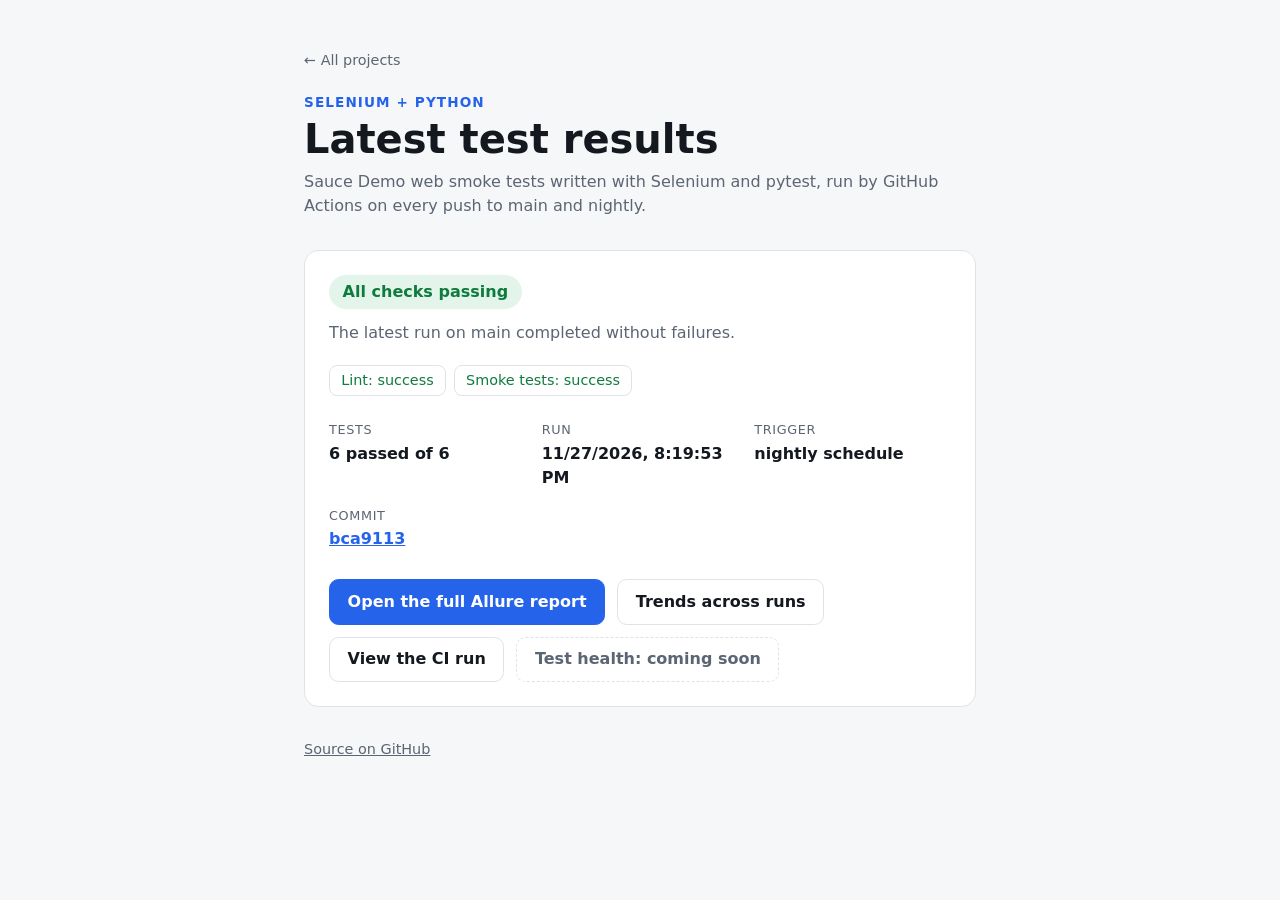
<file: index.html>
<!doctype html>
<html lang="en">
	<head>
		<meta charset="utf-8" />
		<meta name="viewport" content="width=device-width, initial-scale=1" />
		<title>Selenium + Python: Latest Results</title>
		<meta name="description" content="Latest CI results for a Selenium and Python (pytest) test automation project." />
		<link rel="stylesheet" href="style.css" />
	</head>
	<body>
		<main>
			<header>
				<a class="back" href="https://yeshallbeasgods.github.io/">← All projects</a>
				<p class="eyebrow">Selenium + Python</p>
				<h1>Latest test results</h1>
				<p class="lede">
					Sauce Demo web smoke tests written with Selenium and pytest, run by GitHub Actions on every push
					to main and nightly.
				</p>
			</header>

			<section class="card" id="status-card" aria-live="polite">
				<p id="status-chip" class="chip chip-unknown">Loading…</p>
				<p id="status-detail" class="detail"></p>

				<ul id="layers" class="layers" hidden></ul>

				<dl id="facts" class="facts" hidden>
					<div>
						<dt>Tests</dt>
						<dd id="fact-tests"></dd>
					</div>
					<div>
						<dt>Run</dt>
						<dd id="fact-date"></dd>
					</div>
					<div>
						<dt>Trigger</dt>
						<dd id="fact-trigger"></dd>
					</div>
					<div>
						<dt>Commit</dt>
						<dd><a id="fact-commit" rel="noopener"></a></dd>
					</div>
				</dl>

				<div class="actions">
					<a class="button primary" id="link-report" href="report/awesome/">Open the full Allure report</a>
					<a class="button" id="link-trends" hidden>Trends across runs</a>
					<a class="button" id="link-run" rel="noopener" hidden>View the CI run</a>
					<span class="button disabled" aria-disabled="true">Test health: coming soon</span>
				</div>
			</section>

			<footer>
				<a href="https://github.com/yeshallbeasgods/ephemeral-blazing-berserker" rel="noopener"
					>Source on GitHub</a
				>
			</footer>
		</main>
		<script src="app.js"></script>
	</body>
</html>
</file>
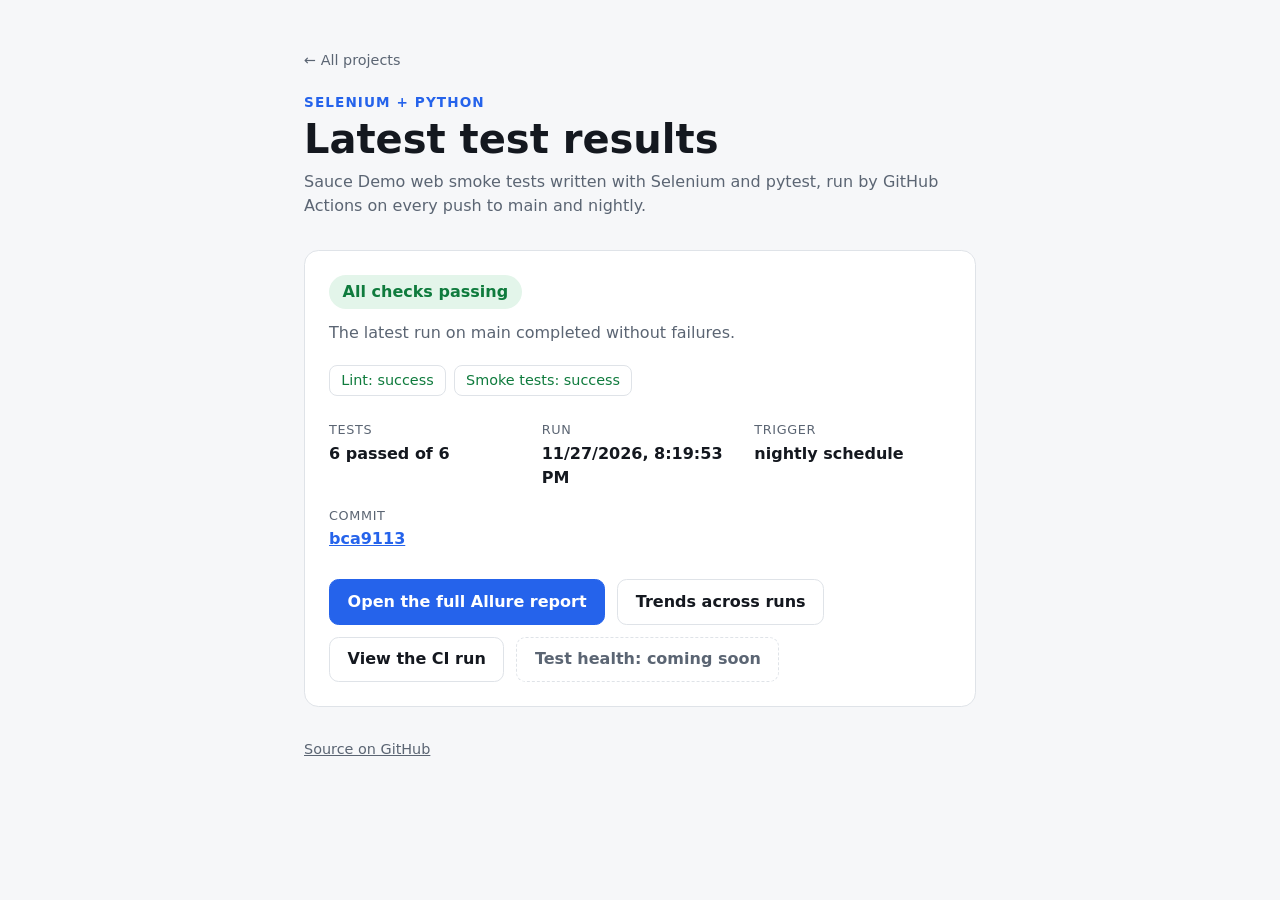
<file: report/index.html>
<!doctype html>
<html lang="en">
	<head>
		<meta charset="utf-8" />
		<meta http-equiv="refresh" content="0; url=../" />
		<link rel="canonical" href="../" />
		<title>Back to the project overview</title>
	</head>
	<body>
		<!-- Allure's "Back to overview" link points here. Send it to the project's landing page. -->
		<a href="../">Back to the project overview</a>
	</body>
</html>
</file>
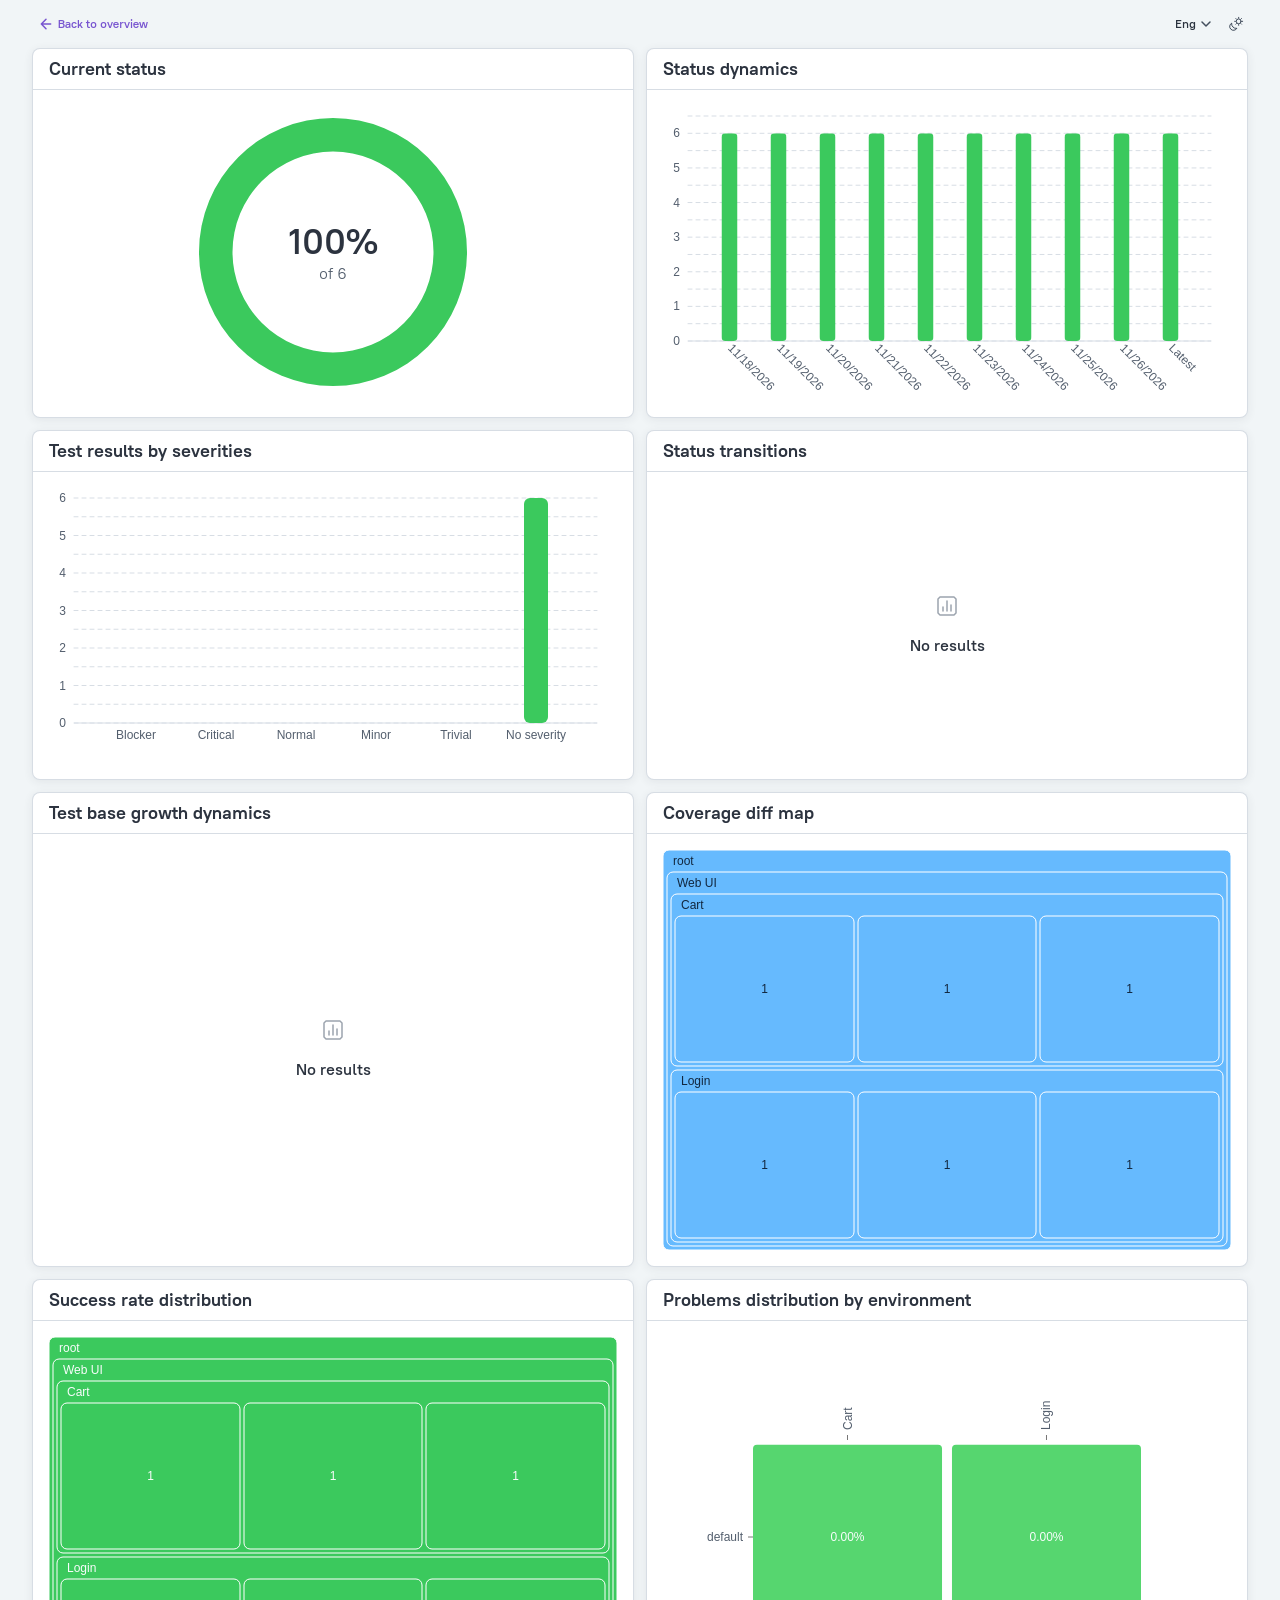
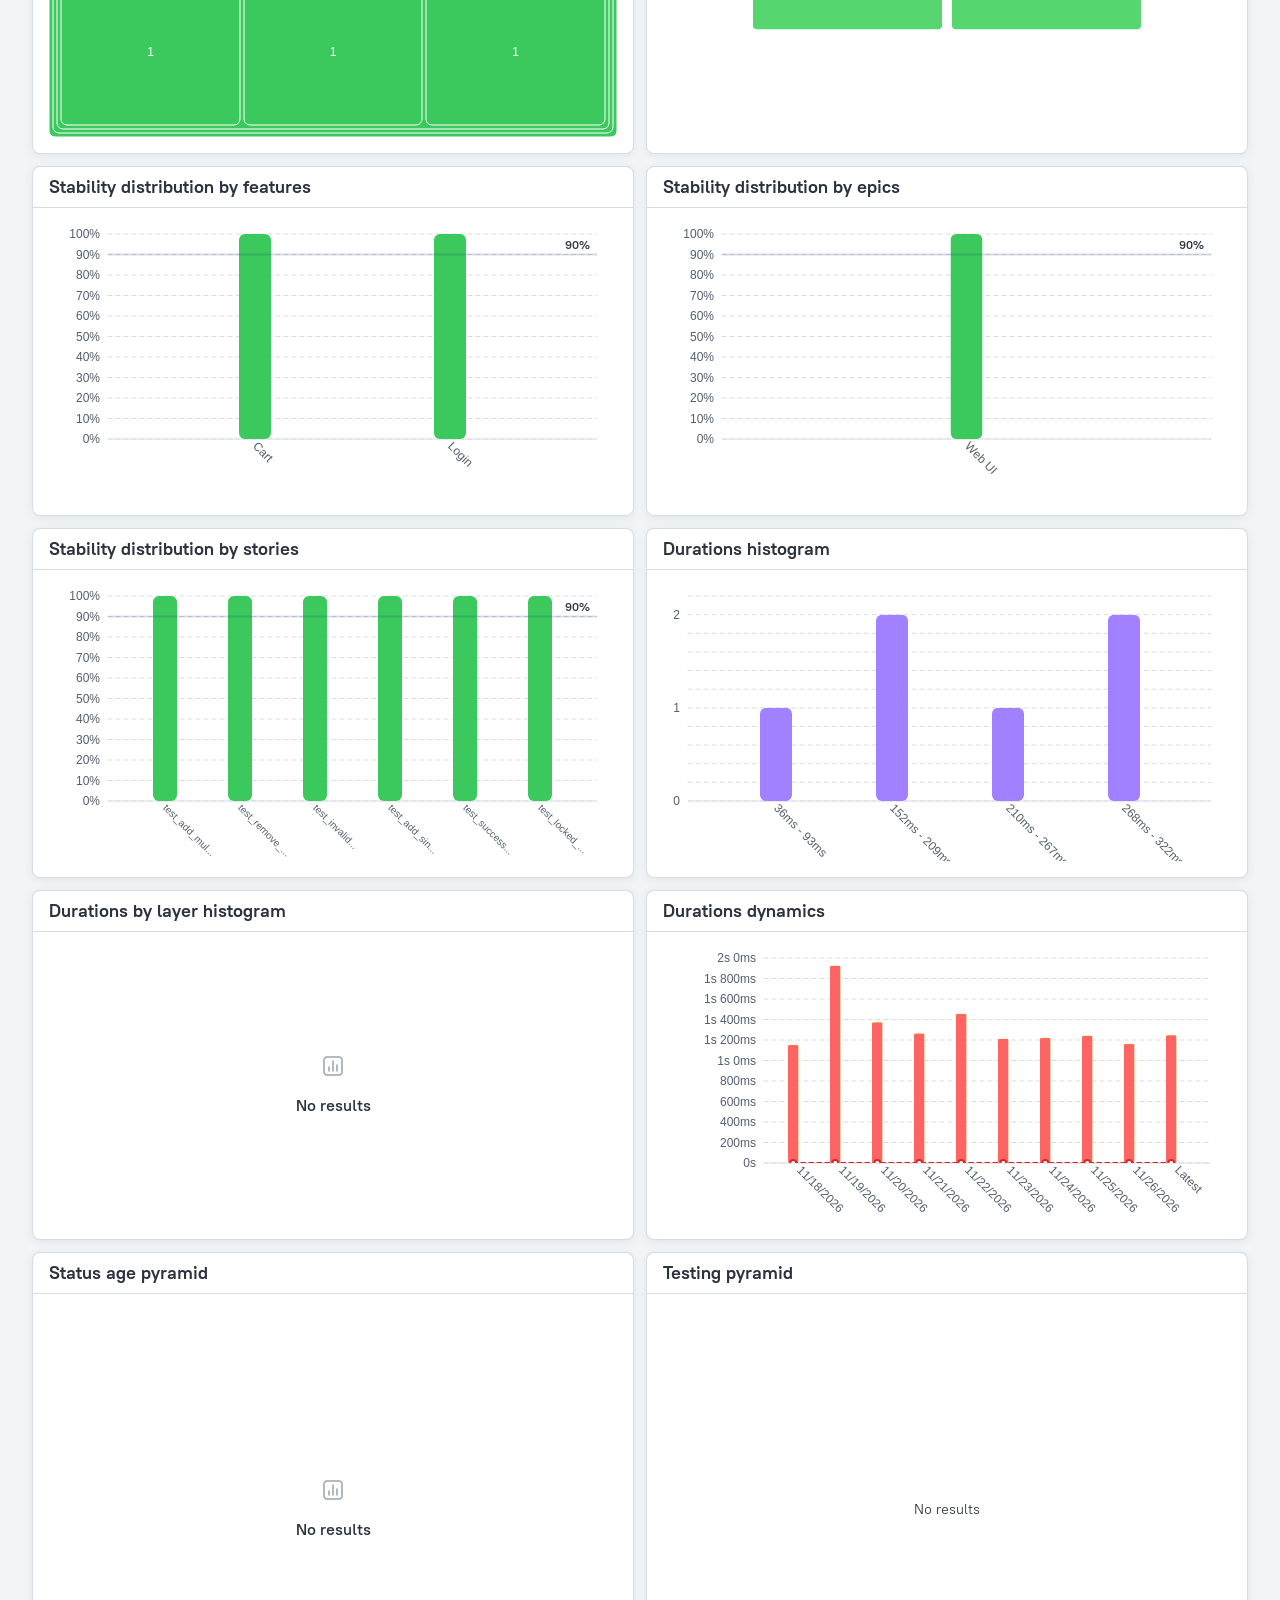
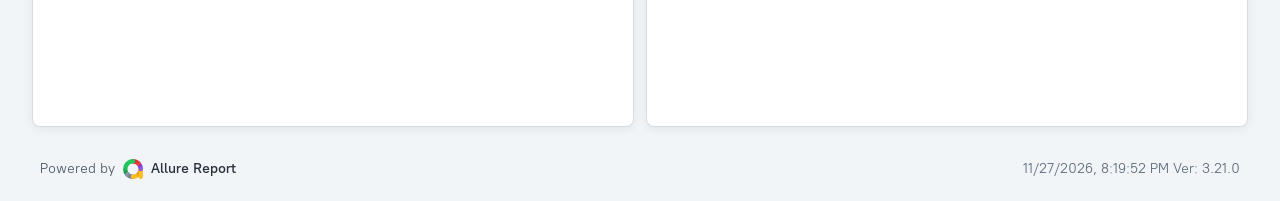
<file: report/dashboard/index.html>
<!DOCTYPE html>
<html dir="ltr" lang="en">
<head>
    <meta charset="utf-8">
    <title> Selenium + Python: Sauce Demo </title>
    <link rel="icon" href="favicon.ico">
    
    <script>
      window.allureReportOptions = {"reportName":"Selenium + Python: Sauce Demo","logo":"","theme":"light","reportLanguage":"en","createdAt":1795810792511,"reportUuid":"cadc11a0-298e-4466-9bb1-63a927bb1d64","allureVersion":"3.21.0","overviewHref":"../index.html"}
    </script>
</head>
<body>
    <div id="app"></div>
    
    <script>
      const { origin, pathname } = window.location; 
      const url = new URL(pathname, origin);
      const baseEl = document.createElement("base");
      
      baseEl.href = url.toString();
      
      window.document.head.appendChild(baseEl);
    </script>
  
    <script>
      window.allure = window.allure || {};
    </script>
    <script   src="app-cf33f3d7bb0e409dfd2f.js"></script>
    <script async src="https://www.googletagmanager.com/gtag/js?id=G-LNDJ3J7WT0"></script>
    <script>
        window.dataLayer = window.dataLayer || [];
        function gtag(){dataLayer.push(arguments);}
        gtag('js', new Date());
        gtag('config', 'G-LNDJ3J7WT0', {
          "report": "dashboard",
          "allureVersion": "3.21.0",
          "reportUuid": "cadc11a0-298e-4466-9bb1-63a927bb1d64",
          "single_file": ""
        });
    </script>
    
      <script async>
        window.allureReportDataReady = true;
      </script>
    
</body>
</html>
</file>
<file: style.css>
:root {
	--bg: #f6f7f9;
	--surface: #ffffff;
	--text: #14181f;
	--muted: #5b6573;
	--border: #dfe3e8;
	--accent: #2563eb;
	--accent-text: #ffffff;
	--pass: #0f7b3d;
	--pass-bg: #e3f5ea;
	--fail: #b42318;
	--fail-bg: #fde8e6;
	--unknown: #5b6573;
	--unknown-bg: #eceff3;
}

@media (prefers-color-scheme: dark) {
	:root {
		--bg: #0e1116;
		--surface: #171b22;
		--text: #e8ecf1;
		--muted: #9aa5b4;
		--border: #2a313c;
		--accent: #5b9bff;
		--accent-text: #0b1220;
		--pass: #5fd68a;
		--pass-bg: #12301f;
		--fail: #ff8a80;
		--fail-bg: #3a1714;
		--unknown: #9aa5b4;
		--unknown-bg: #222833;
	}
}

* {
	box-sizing: border-box;
}

body {
	margin: 0;
	background: var(--bg);
	color: var(--text);
	font-family:
		system-ui,
		-apple-system,
		'Segoe UI',
		Roboto,
		sans-serif;
	line-height: 1.5;
}

main {
	max-width: 44rem;
	margin: 0 auto;
	padding: 3rem 1rem 2rem;
}

.back {
	display: inline-block;
	margin-bottom: 1.25rem;
	color: var(--muted);
	font-size: 0.9rem;
	text-decoration: none;
}

.back:hover,
.back:focus-visible {
	color: var(--accent);
}

.eyebrow {
	margin: 0;
	color: var(--accent);
	font-size: 0.85rem;
	font-weight: 600;
	letter-spacing: 0.08em;
	text-transform: uppercase;
}

h1 {
	margin: 0.25rem 0 0.5rem;
	font-size: clamp(1.75rem, 5vw, 2.5rem);
	line-height: 1.15;
}

.lede {
	margin: 0 0 2rem;
	color: var(--muted);
}

.card {
	padding: 1.5rem;
	background: var(--surface);
	border: 1px solid var(--border);
	border-radius: 0.9rem;
}

.chip {
	display: inline-block;
	margin: 0;
	padding: 0.3rem 0.85rem;
	border-radius: 999px;
	font-weight: 600;
}

.chip-passed {
	color: var(--pass);
	background: var(--pass-bg);
}

.chip-failed {
	color: var(--fail);
	background: var(--fail-bg);
}

.chip-unknown {
	color: var(--unknown);
	background: var(--unknown-bg);
}

.detail {
	margin: 0.75rem 0 0;
	color: var(--muted);
}

.layers {
	display: flex;
	flex-wrap: wrap;
	gap: 0.5rem;
	margin: 1.25rem 0 0;
	padding: 0;
	list-style: none;
}

.layers li {
	padding: 0.25rem 0.7rem;
	border: 1px solid var(--border);
	border-radius: 0.5rem;
	font-size: 0.9rem;
}

.layers .ok {
	color: var(--pass);
}

.layers .bad {
	color: var(--fail);
}

.facts {
	display: grid;
	grid-template-columns: repeat(auto-fit, minmax(10rem, 1fr));
	gap: 1rem;
	margin: 1.5rem 0 0;
}

.facts dt {
	color: var(--muted);
	font-size: 0.8rem;
	text-transform: uppercase;
	letter-spacing: 0.05em;
}

.facts dd {
	margin: 0.15rem 0 0;
	font-weight: 600;
}

.facts a {
	color: var(--accent);
}

.actions {
	display: flex;
	flex-wrap: wrap;
	gap: 0.75rem;
	margin-top: 1.75rem;
}

.button {
	display: inline-block;
	padding: 0.6rem 1.1rem;
	color: var(--text);
	border: 1px solid var(--border);
	border-radius: 0.6rem;
	font-weight: 600;
	text-decoration: none;
}

.button:hover,
.button:focus-visible {
	border-color: var(--accent);
}

.button.primary {
	color: var(--accent-text);
	background: var(--accent);
	border-color: var(--accent);
}

.button.disabled {
	color: var(--muted);
	border-style: dashed;
	cursor: not-allowed;
}

a:focus-visible {
	outline: 2px solid var(--accent);
	outline-offset: 2px;
}

footer {
	margin-top: 2rem;
	color: var(--muted);
	font-size: 0.9rem;
}

footer a {
	color: inherit;
}

[hidden] {
	display: none !important;
}
</file>
